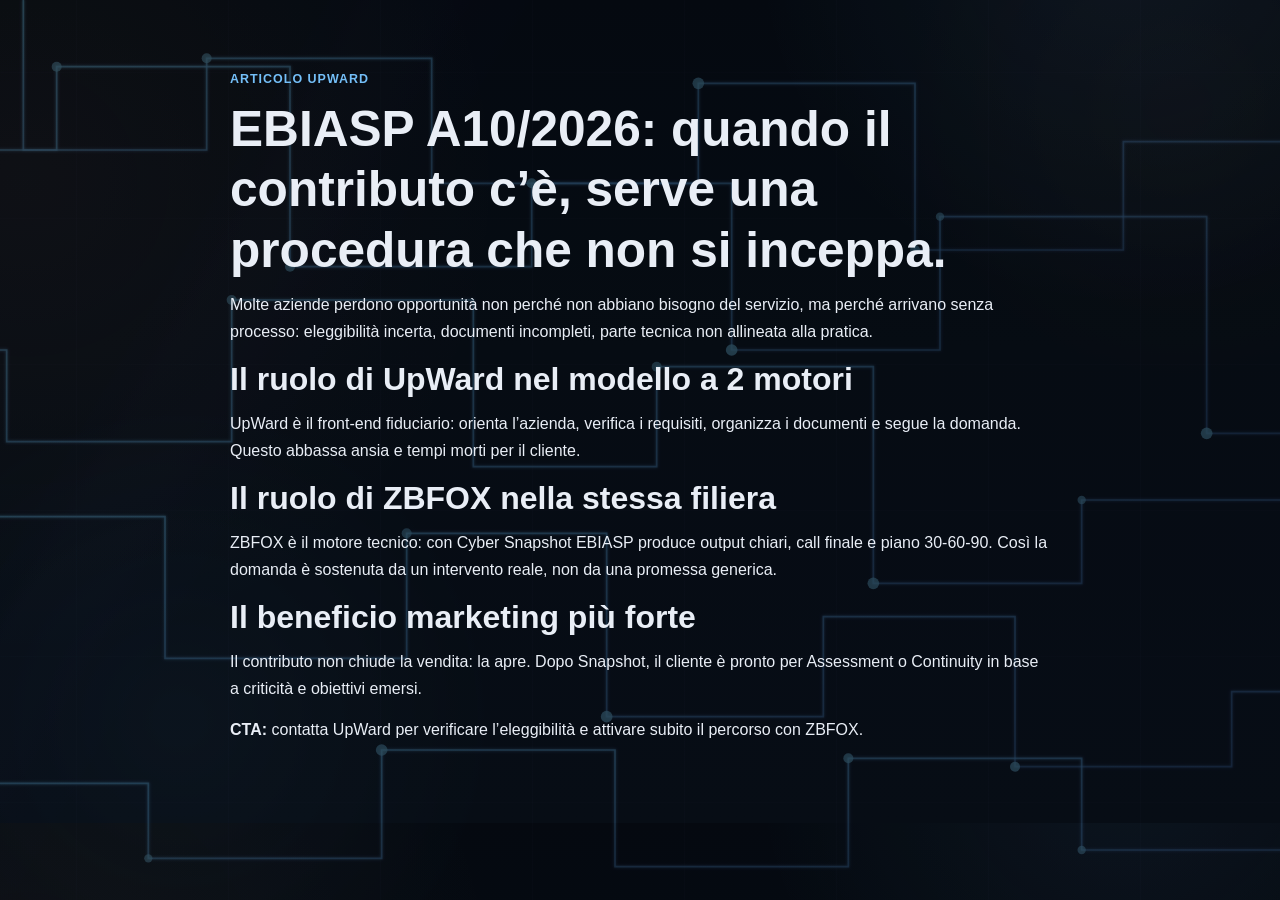
<file: articolo-upward-contributo.html>
<!doctype html>
<html lang="it">
  <head>
    <meta charset="UTF-8" />
    <meta name="viewport" content="width=device-width, initial-scale=1.0" />
    <title>UpWard | Contributo EBIASP: metodo pratico con supporto tecnico ZBFOX</title>
    <meta name="description" content="UpWard guida pratiche e documenti EBIASP, ZBFOX eroga Snapshot tecnico: una sequenza pratica per ridurre errori e massimizzare l’opportunità." />
    <link rel="stylesheet" href="styles.css" />
  </head>
  <body>
    <main class="section">
      <div class="container narrow">
        <p class="section-tag">ARTICOLO UPWARD</p>
        <h1>EBIASP A10/2026: quando il contributo c’è, serve una procedura che non si inceppa.</h1>
        <p>Molte aziende perdono opportunità non perché non abbiano bisogno del servizio, ma perché arrivano senza processo: eleggibilità incerta, documenti incompleti, parte tecnica non allineata alla pratica.</p>
        <h2>Il ruolo di UpWard nel modello a 2 motori</h2>
        <p>UpWard è il front-end fiduciario: orienta l’azienda, verifica i requisiti, organizza i documenti e segue la domanda. Questo abbassa ansia e tempi morti per il cliente.</p>
        <h2>Il ruolo di ZBFOX nella stessa filiera</h2>
        <p>ZBFOX è il motore tecnico: con Cyber Snapshot EBIASP produce output chiari, call finale e piano 30-60-90. Così la domanda è sostenuta da un intervento reale, non da una promessa generica.</p>
        <h2>Il beneficio marketing più forte</h2>
        <p>Il contributo non chiude la vendita: la apre. Dopo Snapshot, il cliente è pronto per Assessment o Continuity in base a criticità e obiettivi emersi.</p>
        <p><strong>CTA:</strong> contatta UpWard per verificare l’eleggibilità e attivare subito il percorso con ZBFOX.</p>
      </div>
    </main>
  </body>
</html>
</file>
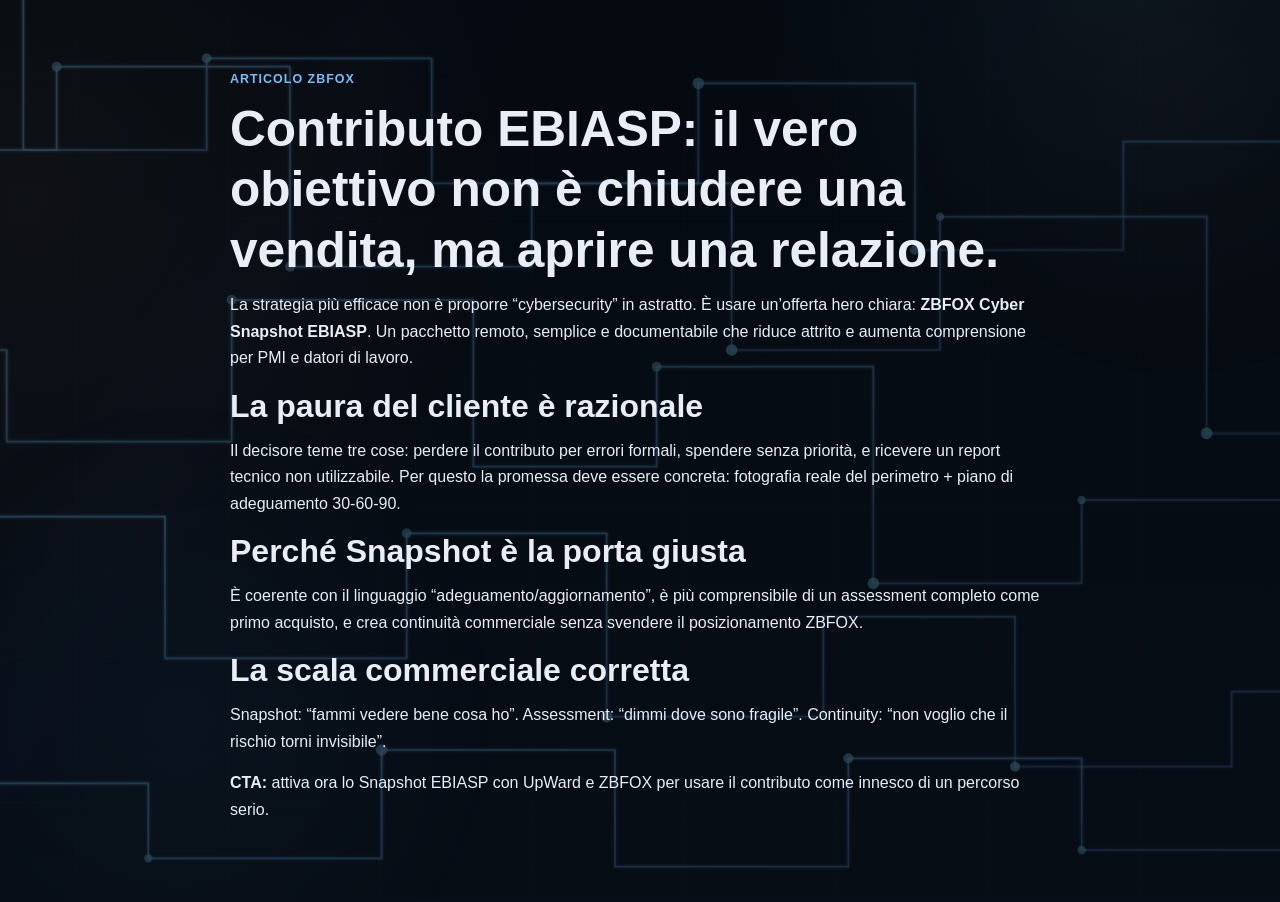
<file: articolo-zbfox-contributo.html>
<!doctype html>
<html lang="it">
  <head>
    <meta charset="UTF-8" />
    <meta name="viewport" content="width=device-width, initial-scale=1.0" />
    <title>ZBFOX | Contributo EBIASP: usa lo Snapshot come porta d’ingresso</title>
    <meta name="description" content="La mossa giusta non è vendere tre pacchetti equivalenti: usa Cyber Snapshot EBIASP come offerta hero e apri upsell a Assessment e Continuity." />
    <link rel="stylesheet" href="styles.css" />
  </head>
  <body>
    <main class="section">
      <div class="container narrow">
        <p class="section-tag">ARTICOLO ZBFOX</p>
        <h1>Contributo EBIASP: il vero obiettivo non è chiudere una vendita, ma aprire una relazione.</h1>
        <p>La strategia più efficace non è proporre “cybersecurity” in astratto. È usare un’offerta hero chiara: <strong>ZBFOX Cyber Snapshot EBIASP</strong>. Un pacchetto remoto, semplice e documentabile che riduce attrito e aumenta comprensione per PMI e datori di lavoro.</p>
        <h2>La paura del cliente è razionale</h2>
        <p>Il decisore teme tre cose: perdere il contributo per errori formali, spendere senza priorità, e ricevere un report tecnico non utilizzabile. Per questo la promessa deve essere concreta: fotografia reale del perimetro + piano di adeguamento 30-60-90.</p>
        <h2>Perché Snapshot è la porta giusta</h2>
        <p>È coerente con il linguaggio “adeguamento/aggiornamento”, è più comprensibile di un assessment completo come primo acquisto, e crea continuità commerciale senza svendere il posizionamento ZBFOX.</p>
        <h2>La scala commerciale corretta</h2>
        <p>Snapshot: “fammi vedere bene cosa ho”. Assessment: “dimmi dove sono fragile”. Continuity: “non voglio che il rischio torni invisibile”.</p>
        <p><strong>CTA:</strong> attiva ora lo Snapshot EBIASP con UpWard e ZBFOX per usare il contributo come innesco di un percorso serio.</p>
      </div>
    </main>
  </body>
</html>
</file>
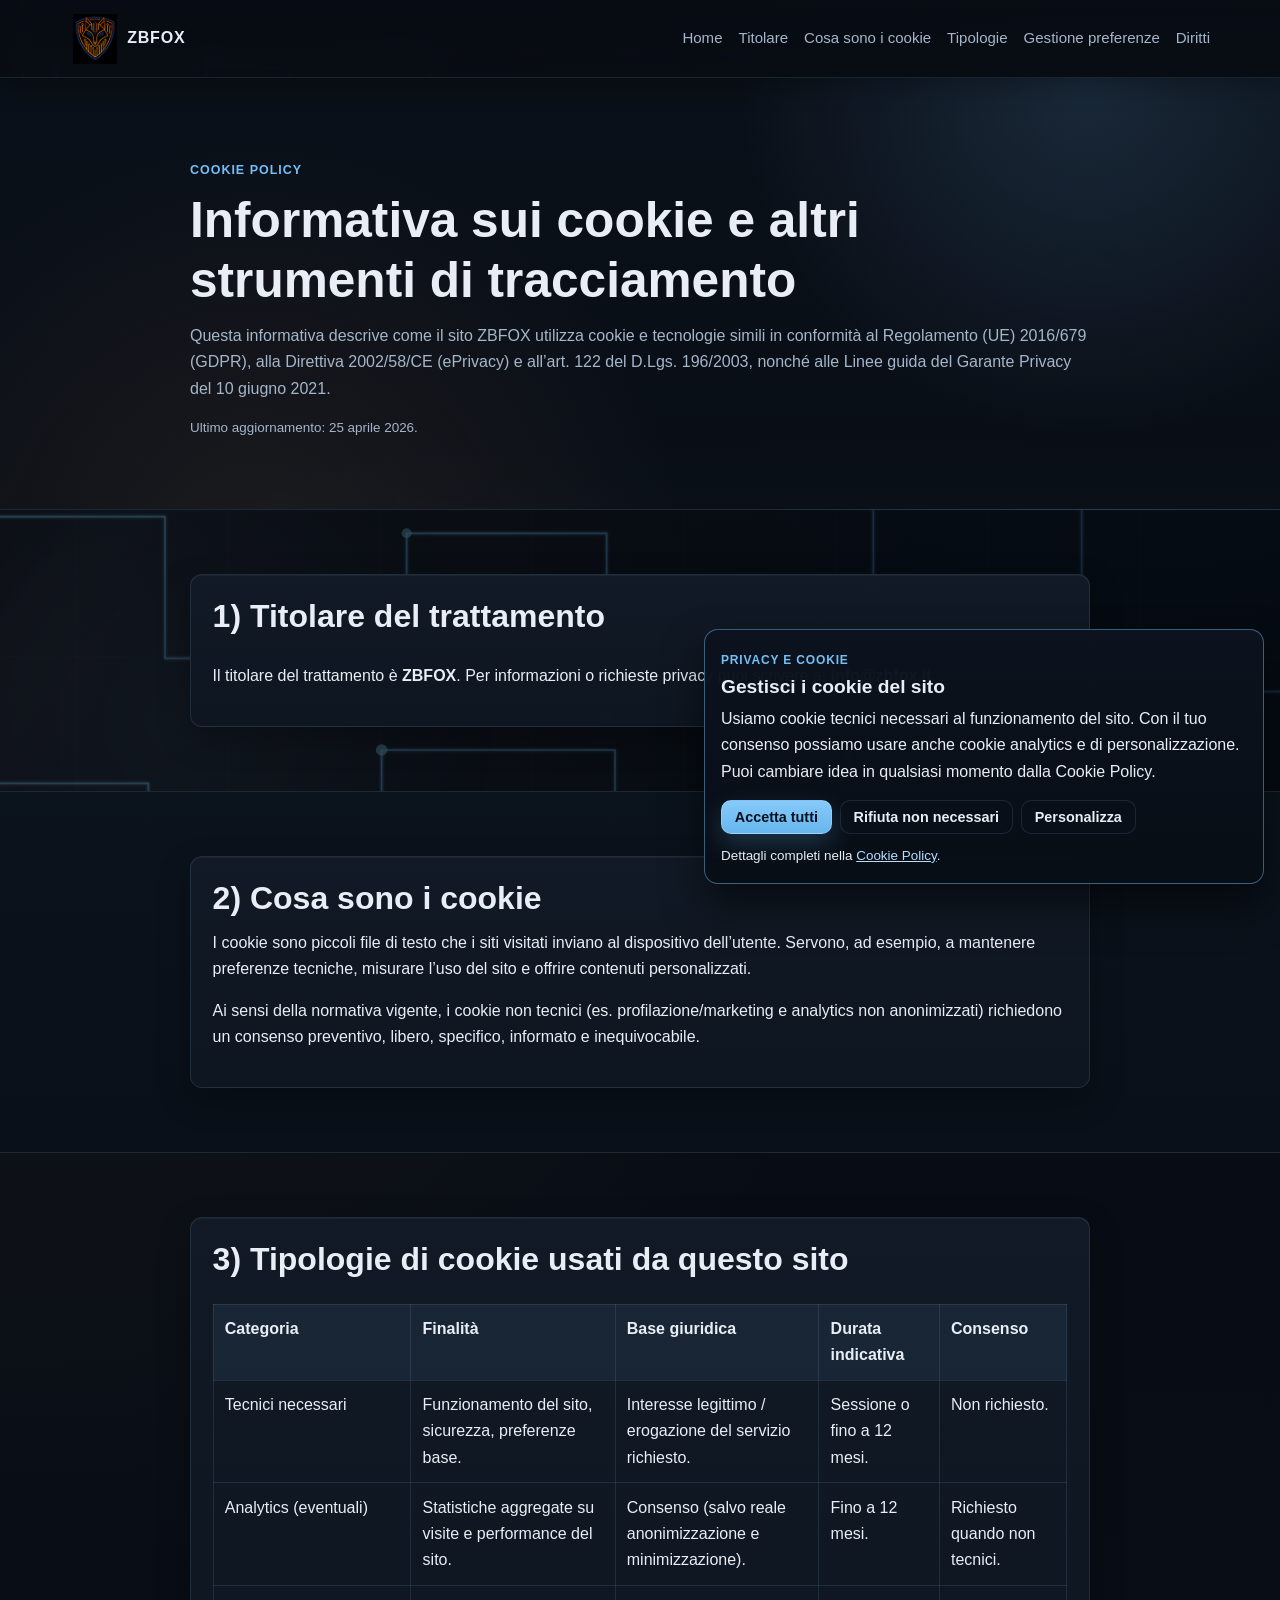
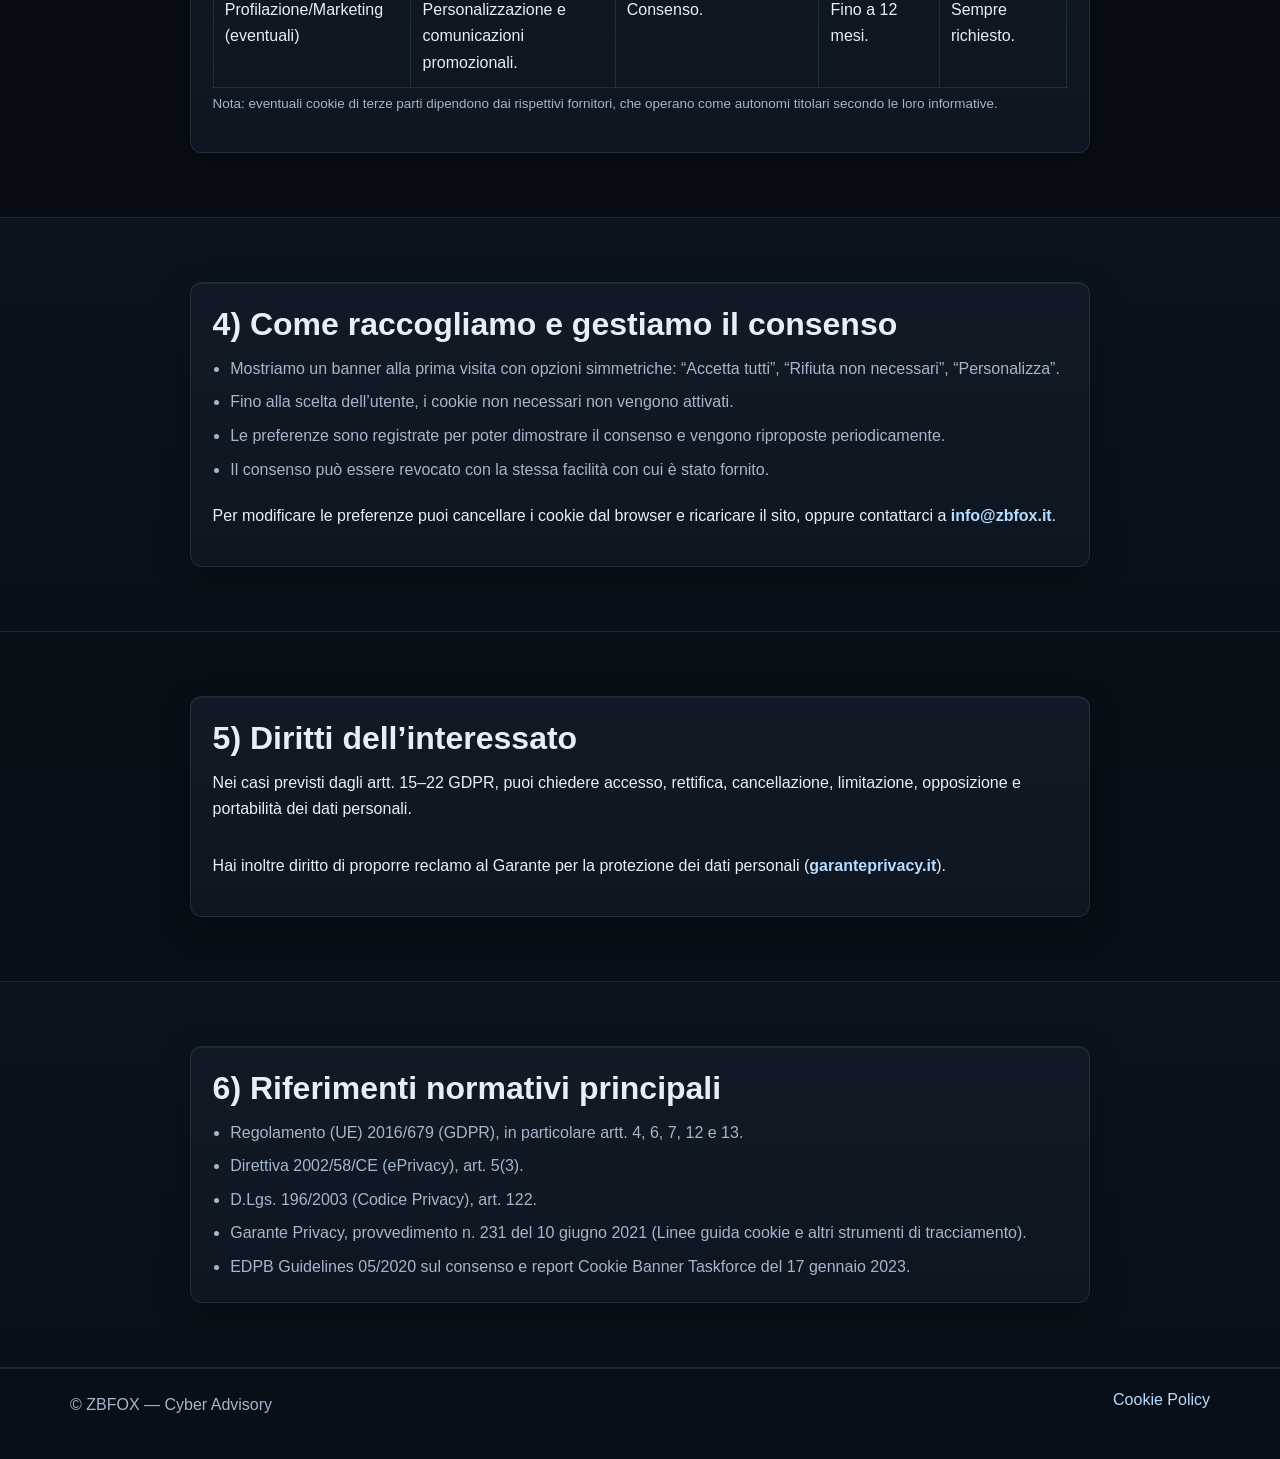
<file: cookie-policy.html>
<!doctype html>
<html lang="it">
  <head>
    <meta charset="UTF-8" />
    <meta name="viewport" content="width=device-width, initial-scale=1.0" />
    <title>Cookie Policy | ZBFOX</title>
    <meta
      name="description"
      content="Cookie Policy di ZBFOX: finalità, categorie cookie, base giuridica, tempi di conservazione e modalità per gestire/revocare il consenso."
    />
    <link rel="stylesheet" href="styles.css" />
  </head>
  <body class="package-page">
    <header class="topbar">
      <div class="container nav-wrap">
        <a class="brand" href="index.html">
          <img class="brand-logo" src="LogoSolo.png" alt="Logo ZBFOX" />
          <span>ZBFOX</span>
        </a>
        <nav aria-label="Navigazione cookie policy">
          <a href="index.html">Home</a>
          <a href="#titolare">Titolare</a>
          <a href="#cosa-sono">Cosa sono i cookie</a>
          <a href="#tipologie">Tipologie</a>
          <a href="#gestione">Gestione preferenze</a>
          <a href="#diritti">Diritti</a>
        </nav>
      </div>
    </header>

    <main>
      <section class="hero" id="home">
        <div class="container narrow">
          <p class="eyebrow">COOKIE POLICY</p>
          <h1>Informativa sui cookie e altri strumenti di tracciamento</h1>
          <p class="lead">
            Questa informativa descrive come il sito ZBFOX utilizza cookie e tecnologie simili in conformità al
            Regolamento (UE) 2016/679 (GDPR), alla Direttiva 2002/58/CE (ePrivacy) e all’art. 122 del D.Lgs. 196/2003,
            nonché alle Linee guida del Garante Privacy del 10 giugno 2021.
          </p>
          <p class="small muted">Ultimo aggiornamento: 25 aprile 2026.</p>
        </div>
      </section>

      <section class="section" id="titolare">
        <div class="container narrow card policy-card">
          <h2>1) Titolare del trattamento</h2>
          <p>
            Il titolare del trattamento è <strong>ZBFOX</strong>. Per informazioni o richieste privacy puoi scrivere a:
            <a class="doc-link" href="mailto:info@zbfox.it">info@zbfox.it</a>.
          </p>
        </div>
      </section>

      <section class="section section-alt" id="cosa-sono">
        <div class="container narrow card policy-card">
          <h2>2) Cosa sono i cookie</h2>
          <p>
            I cookie sono piccoli file di testo che i siti visitati inviano al dispositivo dell’utente.
            Servono, ad esempio, a mantenere preferenze tecniche, misurare l’uso del sito e offrire contenuti personalizzati.
          </p>
          <p>
            Ai sensi della normativa vigente, i cookie non tecnici (es. profilazione/marketing e analytics non anonimizzati)
            richiedono un consenso preventivo, libero, specifico, informato e inequivocabile.
          </p>
        </div>
      </section>

      <section class="section" id="tipologie">
        <div class="container narrow card policy-card">
          <h2>3) Tipologie di cookie usati da questo sito</h2>
          <div class="table-wrap">
            <table class="policy-table" aria-label="Tabella cookie">
              <thead>
                <tr>
                  <th>Categoria</th>
                  <th>Finalità</th>
                  <th>Base giuridica</th>
                  <th>Durata indicativa</th>
                  <th>Consenso</th>
                </tr>
              </thead>
              <tbody>
                <tr>
                  <td>Tecnici necessari</td>
                  <td>Funzionamento del sito, sicurezza, preferenze base.</td>
                  <td>Interesse legittimo / erogazione del servizio richiesto.</td>
                  <td>Sessione o fino a 12 mesi.</td>
                  <td>Non richiesto.</td>
                </tr>
                <tr>
                  <td>Analytics (eventuali)</td>
                  <td>Statistiche aggregate su visite e performance del sito.</td>
                  <td>Consenso (salvo reale anonimizzazione e minimizzazione).</td>
                  <td>Fino a 12 mesi.</td>
                  <td>Richiesto quando non tecnici.</td>
                </tr>
                <tr>
                  <td>Profilazione/Marketing (eventuali)</td>
                  <td>Personalizzazione e comunicazioni promozionali.</td>
                  <td>Consenso.</td>
                  <td>Fino a 12 mesi.</td>
                  <td>Sempre richiesto.</td>
                </tr>
              </tbody>
            </table>
          </div>
          <p class="small muted">
            Nota: eventuali cookie di terze parti dipendono dai rispettivi fornitori, che operano come autonomi titolari
            secondo le loro informative.
          </p>
        </div>
      </section>

      <section class="section section-alt" id="gestione">
        <div class="container narrow card policy-card">
          <h2>4) Come raccogliamo e gestiamo il consenso</h2>
          <ul class="clean-list">
            <li>Mostriamo un banner alla prima visita con opzioni simmetriche: “Accetta tutti”, “Rifiuta non necessari”, “Personalizza”.</li>
            <li>Fino alla scelta dell’utente, i cookie non necessari non vengono attivati.</li>
            <li>Le preferenze sono registrate per poter dimostrare il consenso e vengono riproposte periodicamente.</li>
            <li>Il consenso può essere revocato con la stessa facilità con cui è stato fornito.</li>
          </ul>
          <p>
            Per modificare le preferenze puoi cancellare i cookie dal browser e ricaricare il sito, oppure contattarci a
            <a class="doc-link" href="mailto:info@zbfox.it">info@zbfox.it</a>.
          </p>
        </div>
      </section>

      <section class="section" id="diritti">
        <div class="container narrow card policy-card">
          <h2>5) Diritti dell’interessato</h2>
          <p>
            Nei casi previsti dagli artt. 15–22 GDPR, puoi chiedere accesso, rettifica, cancellazione, limitazione,
            opposizione e portabilità dei dati personali.
          </p>
          <p>
            Hai inoltre diritto di proporre reclamo al Garante per la protezione dei dati personali
            (<a class="doc-link" href="https://www.garanteprivacy.it" target="_blank" rel="noopener noreferrer">garanteprivacy.it</a>).
          </p>
        </div>
      </section>

      <section class="section section-alt" id="normativa">
        <div class="container narrow card policy-card">
          <h2>6) Riferimenti normativi principali</h2>
          <ul class="clean-list">
            <li>Regolamento (UE) 2016/679 (GDPR), in particolare artt. 4, 6, 7, 12 e 13.</li>
            <li>Direttiva 2002/58/CE (ePrivacy), art. 5(3).</li>
            <li>D.Lgs. 196/2003 (Codice Privacy), art. 122.</li>
            <li>Garante Privacy, provvedimento n. 231 del 10 giugno 2021 (Linee guida cookie e altri strumenti di tracciamento).</li>
            <li>EDPB Guidelines 05/2020 sul consenso e report Cookie Banner Taskforce del 17 gennaio 2023.</li>
          </ul>
        </div>
      </section>
    </main>

    <footer>
      <div class="container footer-grid">
        <p>© ZBFOX — Cyber Advisory</p>
        <div class="footer-links">
          <a href="cookie-policy.html" aria-current="page">Cookie Policy</a>
        </div>
      </div>
    </footer>

    <script src="cookie-consent.js" defer></script>
  </body>
</html>
</file>
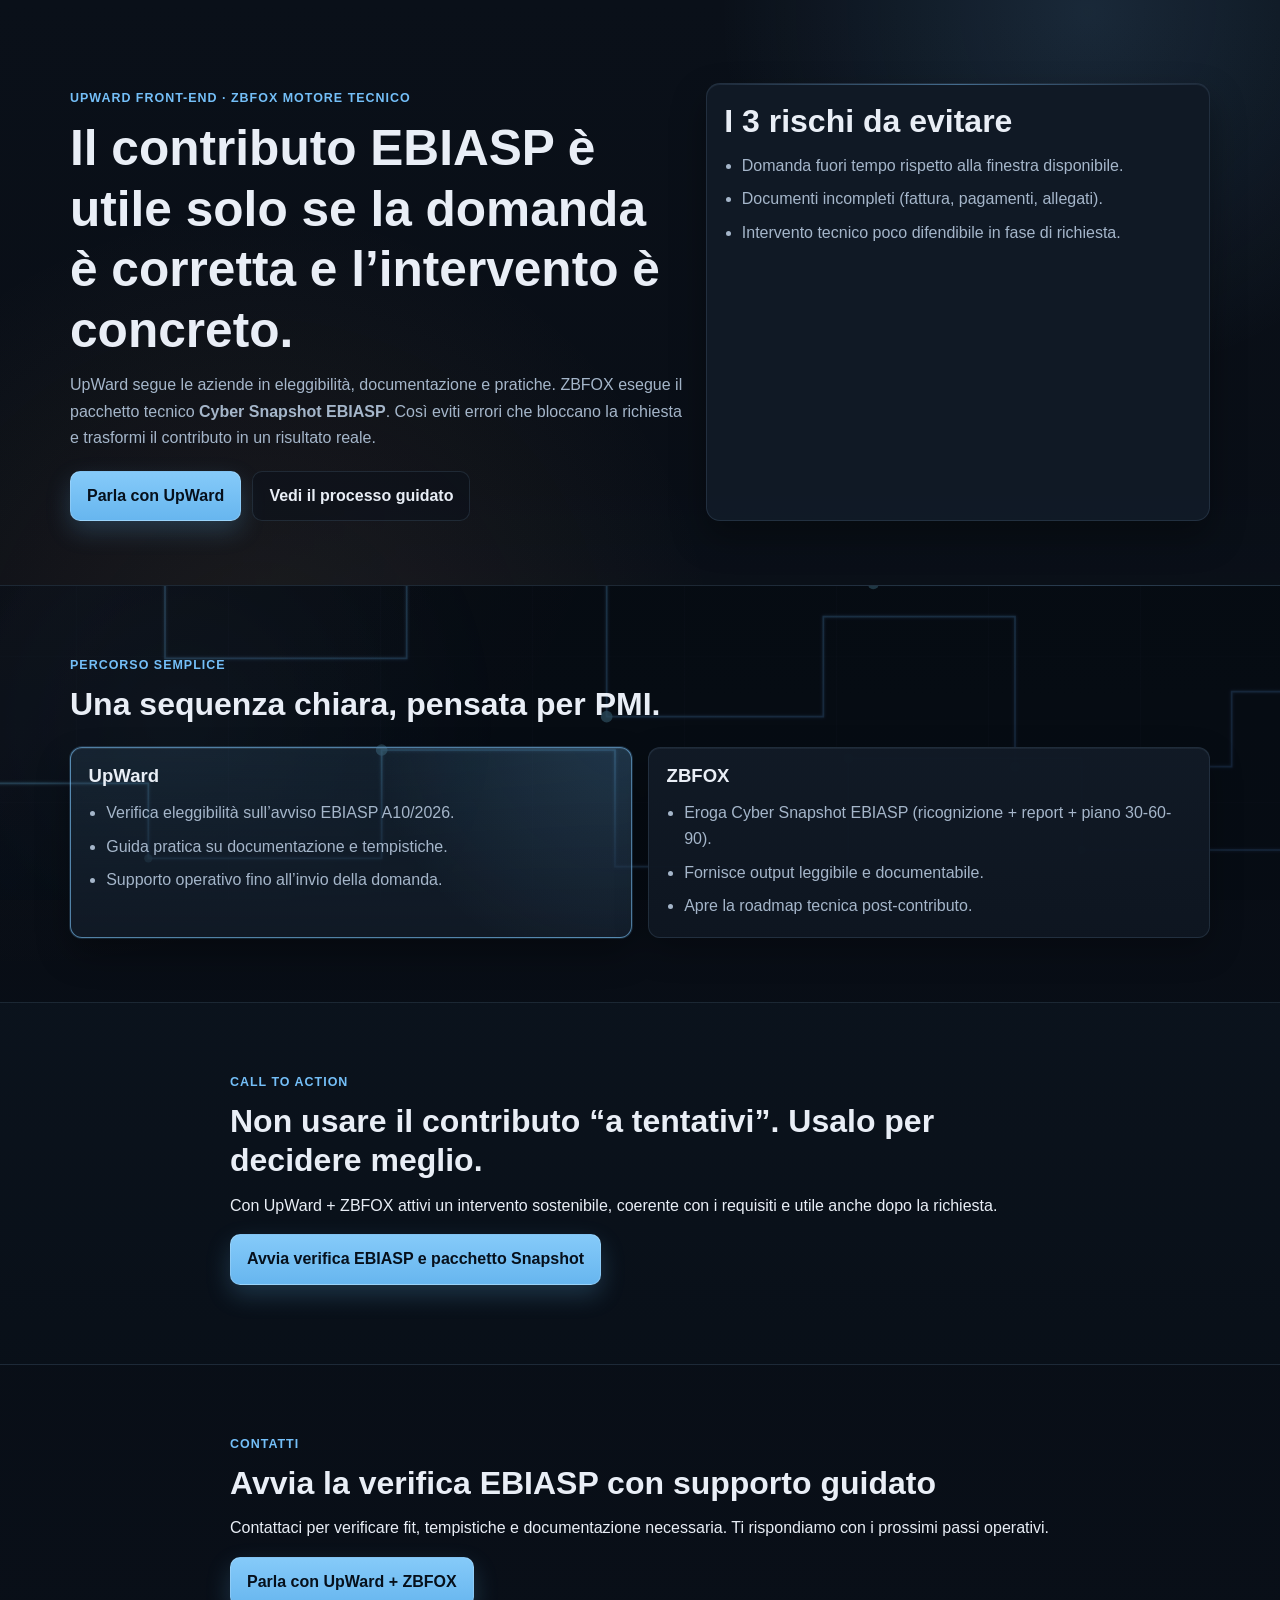
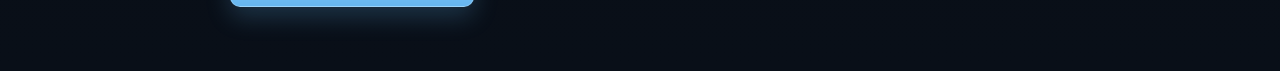
<file: upward-contributo-landing.html>
<!doctype html>
<html lang="it">
  <head>
    <meta charset="UTF-8" />
    <meta name="viewport" content="width=device-width, initial-scale=1.0" />
    <title>UpWard + ZBFOX | Richiesta contributo EBIASP senza errori</title>
    <meta name="description" content="UpWard verifica eleggibilità e segue pratiche EBIASP; ZBFOX eroga Cyber Snapshot tecnico e documentabile per non sprecare il contributo." />
    <link rel="stylesheet" href="styles.css" />
  </head>
  <body>
    <main>
      <section class="hero" id="home">
        <div class="container hero-grid">
          <div>
            <p class="eyebrow">UPWARD FRONT-END · ZBFOX MOTORE TECNICO</p>
            <h1>Il contributo EBIASP è utile solo se la domanda è corretta e l’intervento è concreto.</h1>
            <p class="lead">UpWard segue le aziende in eleggibilità, documentazione e pratiche. ZBFOX esegue il pacchetto tecnico <strong>Cyber Snapshot EBIASP</strong>. Così eviti errori che bloccano la richiesta e trasformi il contributo in un risultato reale.</p>
            <div class="hero-cta">
              <a class="btn" href="#contatti">Parla con UpWard</a>
              <a class="btn btn-ghost" href="#processo">Vedi il processo guidato</a>
            </div>
          </div>
          <aside class="hero-panel" aria-label="Rischi che riduciamo">
            <h2>I 3 rischi da evitare</h2>
            <ul>
              <li>Domanda fuori tempo rispetto alla finestra disponibile.</li>
              <li>Documenti incompleti (fattura, pagamenti, allegati).</li>
              <li>Intervento tecnico poco difendibile in fase di richiesta.</li>
            </ul>
          </aside>
        </div>
      </section>

      <section class="section" id="processo">
        <div class="container">
          <p class="section-tag">PERCORSO SEMPLICE</p>
          <h2>Una sequenza chiara, pensata per PMI.</h2>
          <div class="cards-2">
            <article class="card featured">
              <h3>UpWard</h3>
              <ul class="clean-list">
                <li>Verifica eleggibilità sull’avviso EBIASP A10/2026.</li>
                <li>Guida pratica su documentazione e tempistiche.</li>
                <li>Supporto operativo fino all’invio della domanda.</li>
              </ul>
            </article>
            <article class="card">
              <h3>ZBFOX</h3>
              <ul class="clean-list">
                <li>Eroga Cyber Snapshot EBIASP (ricognizione + report + piano 30-60-90).</li>
                <li>Fornisce output leggibile e documentabile.</li>
                <li>Apre la roadmap tecnica post-contributo.</li>
              </ul>
            </article>
          </div>
        </div>
      </section>

      <section class="section section-alt" id="cta">
        <div class="container narrow">
          <p class="section-tag">CALL TO ACTION</p>
          <h2>Non usare il contributo “a tentativi”. Usalo per decidere meglio.</h2>
          <p>Con UpWard + ZBFOX attivi un intervento sostenibile, coerente con i requisiti e utile anche dopo la richiesta.</p>
          <p><a class="btn" href="#contatti">Avvia verifica EBIASP e pacchetto Snapshot</a></p>
        </div>
      </section>

      <section class="section" id="contatti">
        <div class="container narrow">
          <p class="section-tag">CONTATTI</p>
          <h2>Avvia la verifica EBIASP con supporto guidato</h2>
          <p>Contattaci per verificare fit, tempistiche e documentazione necessaria. Ti rispondiamo con i prossimi passi operativi.</p>
          <a class="btn" href="mailto:info@zbfox.it?subject=Richiesta%20EBIASP%20con%20UpWard%20e%20ZBFOX">Parla con UpWard + ZBFOX</a>
        </div>
      </section>

    </main>
  </body>
</html>
</file>
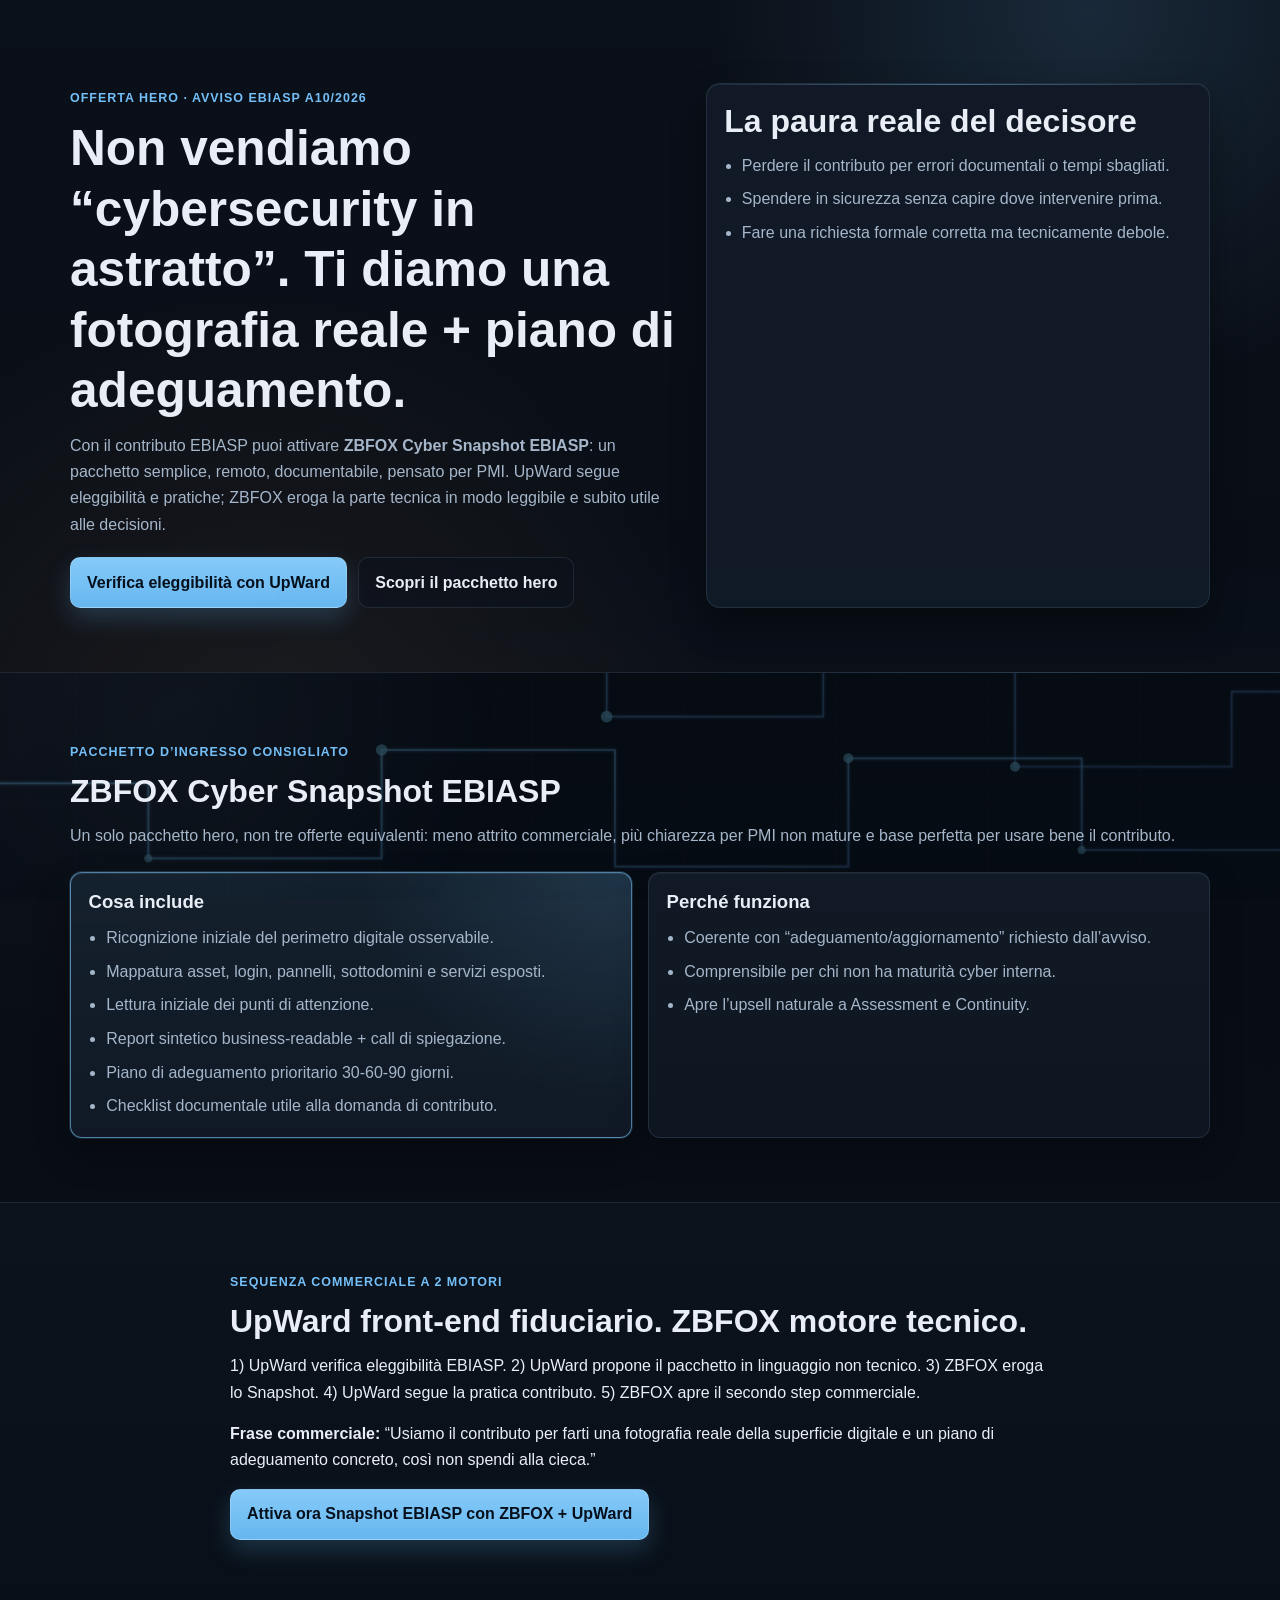
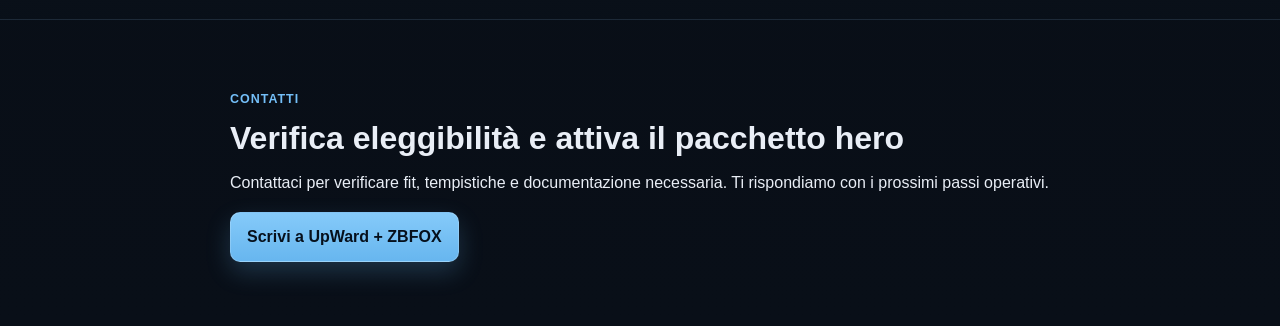
<file: zbfox-contributo-landing.html>
<!doctype html>
<html lang="it">
  <head>
    <meta charset="UTF-8" />
    <meta name="viewport" content="width=device-width, initial-scale=1.0" />
    <title>ZBFOX Cyber Snapshot EBIASP | Offerta Hero con UpWard</title>
    <meta name="description" content="Usa il contributo EBIASP per attivare ZBFOX Cyber Snapshot: fotografia reale della superficie digitale + piano di adeguamento 30-60-90 giorni." />
    <link rel="stylesheet" href="styles.css" />
  </head>
  <body>
    <main>
      <section class="hero" id="home">
        <div class="container hero-grid">
          <div>
            <p class="eyebrow">OFFERTA HERO · AVVISO EBIASP A10/2026</p>
            <h1>Non vendiamo “cybersecurity in astratto”. Ti diamo una fotografia reale + piano di adeguamento.</h1>
            <p class="lead">Con il contributo EBIASP puoi attivare <strong>ZBFOX Cyber Snapshot EBIASP</strong>: un pacchetto semplice, remoto, documentabile, pensato per PMI. UpWard segue eleggibilità e pratiche; ZBFOX eroga la parte tecnica in modo leggibile e subito utile alle decisioni.</p>
            <div class="hero-cta">
              <a class="btn" href="#contatti">Verifica eleggibilità con UpWard</a>
              <a class="btn btn-ghost" href="#pacchetto">Scopri il pacchetto hero</a>
            </div>
          </div>
          <aside class="hero-panel" aria-label="Perché muoversi ora">
            <h2>La paura reale del decisore</h2>
            <ul>
              <li>Perdere il contributo per errori documentali o tempi sbagliati.</li>
              <li>Spendere in sicurezza senza capire dove intervenire prima.</li>
              <li>Fare una richiesta formale corretta ma tecnicamente debole.</li>
            </ul>
          </aside>
        </div>
      </section>

      <section class="section" id="pacchetto">
        <div class="container">
          <p class="section-tag">PACCHETTO D’INGRESSO CONSIGLIATO</p>
          <h2>ZBFOX Cyber Snapshot EBIASP</h2>
          <p class="section-intro">Un solo pacchetto hero, non tre offerte equivalenti: meno attrito commerciale, più chiarezza per PMI non mature e base perfetta per usare bene il contributo.</p>
          <div class="cards-2">
            <article class="card featured">
              <h3>Cosa include</h3>
              <ul class="clean-list">
                <li>Ricognizione iniziale del perimetro digitale osservabile.</li>
                <li>Mappatura asset, login, pannelli, sottodomini e servizi esposti.</li>
                <li>Lettura iniziale dei punti di attenzione.</li>
                <li>Report sintetico business-readable + call di spiegazione.</li>
                <li>Piano di adeguamento prioritario 30-60-90 giorni.</li>
                <li>Checklist documentale utile alla domanda di contributo.</li>
              </ul>
            </article>
            <article class="card">
              <h3>Perché funziona</h3>
              <ul class="clean-list">
                <li>Coerente con “adeguamento/aggiornamento” richiesto dall’avviso.</li>
                <li>Comprensibile per chi non ha maturità cyber interna.</li>
                <li>Apre l’upsell naturale a Assessment e Continuity.</li>
              </ul>
            </article>
          </div>
        </div>
      </section>

      <section class="section section-alt" id="flusso">
        <div class="container narrow">
          <p class="section-tag">SEQUENZA COMMERCIALE A 2 MOTORI</p>
          <h2>UpWard front-end fiduciario. ZBFOX motore tecnico.</h2>
          <p>1) UpWard verifica eleggibilità EBIASP. 2) UpWard propone il pacchetto in linguaggio non tecnico. 3) ZBFOX eroga lo Snapshot. 4) UpWard segue la pratica contributo. 5) ZBFOX apre il secondo step commerciale.</p>
          <p><strong>Frase commerciale:</strong> “Usiamo il contributo per farti una fotografia reale della superficie digitale e un piano di adeguamento concreto, così non spendi alla cieca.”</p>
          <p><a class="btn" href="#contatti">Attiva ora Snapshot EBIASP con ZBFOX + UpWard</a></p>
        </div>
      </section>

      <section class="section" id="contatti">
        <div class="container narrow">
          <p class="section-tag">CONTATTI</p>
          <h2>Verifica eleggibilità e attiva il pacchetto hero</h2>
          <p>Contattaci per verificare fit, tempistiche e documentazione necessaria. Ti rispondiamo con i prossimi passi operativi.</p>
          <a class="btn" href="mailto:info@zbfox.it?subject=Richiesta%20EBIASP%20con%20UpWard%20e%20ZBFOX">Scrivi a UpWard + ZBFOX</a>
        </div>
      </section>

    </main>
  </body>
</html>
</file>
<file: styles.css>
:root {
  --bg: #070b12;
  --bg-elev: #101925;
  --bg-soft: #0b131d;
  --line: #243347;
  --line-soft: rgba(136, 171, 208, 0.15);
  --text: #e9eef6;
  --muted: #a5b6ca;
  --primary: #74bff8;
  --primary-soft: rgba(116, 191, 248, 0.16);
  --accent: #e0a26b;
  --accent-soft: rgba(224, 162, 107, 0.1);
  --glow-cyan: rgba(116, 191, 248, 0.2);
  --glow-orange: rgba(224, 162, 107, 0.12);
}

* {
  box-sizing: border-box;
}

html {
  scroll-behavior: smooth;
}

body {
  margin: 0;
  font-family: "Inter", "Segoe UI", Roboto, Arial, sans-serif;
  color: var(--text);
  background:
    radial-gradient(circle at 88% -8%, rgba(116, 191, 248, 0.09), transparent 26%),
    radial-gradient(circle at 2% 22%, rgba(224, 162, 107, 0.06), transparent 34%),
    linear-gradient(180deg, #060a11 0%, #080d15 42%, #090f18 100%);
  line-height: 1.65;
  position: relative;
  overflow-x: hidden;
}

body::before,
body::after {
  content: "";
  position: fixed;
  inset: 0;
  pointer-events: none;
  z-index: -1;
}

body::before {
  background:
    linear-gradient(120deg, transparent 0 18%, rgba(116, 191, 248, 0.03) 22%, transparent 30% 100%),
    repeating-linear-gradient(
      90deg,
      transparent 0 76px,
      rgba(135, 169, 204, 0.045) 76px 77px,
      transparent 77px 152px
    ),
    repeating-linear-gradient(
      180deg,
      transparent 0 72px,
      rgba(135, 169, 204, 0.035) 72px 73px,
      transparent 73px 146px
    ),
    url("assets/cyber-circuit-bg.svg");
  background-size: auto, auto, auto, cover;
  background-position: center;
  opacity: 0.3;
}

body::after {
  background:
    radial-gradient(circle at 14% 80%, var(--glow-cyan), transparent 26%),
    radial-gradient(circle at 92% 12%, var(--glow-orange), transparent 22%);
  opacity: 0.2;
}

a {
  color: inherit;
}

.container {
  width: min(1140px, 92vw);
  margin: 0 auto;
}

.topbar {
  position: sticky;
  top: 0;
  z-index: 20;
  border-bottom: 1px solid var(--line-soft);
  backdrop-filter: blur(10px);
  background: linear-gradient(180deg, rgba(8, 12, 19, 0.94), rgba(8, 12, 19, 0.84));
  box-shadow: 0 8px 26px rgba(0, 0, 0, 0.28);
}

.nav-wrap {
  display: flex;
  align-items: center;
  justify-content: space-between;
  gap: 1rem;
  padding: 0.85rem 0;
}


.brand {
  font-weight: 700;
  text-decoration: none;
  letter-spacing: 0.05em;
  display: inline-flex;
  align-items: center;
  gap: 0.45rem;
}

.brand-logo {
  width: 50px;
  height: 50px;
  object-fit: contain;
  display: block;
}

nav {
  display: flex;
  gap: 1rem;
  flex-wrap: wrap;
}

nav a {
  text-decoration: none;
  color: var(--muted);
  font-size: 0.94rem;
}

nav a:hover {
  color: var(--text);
}


.social-links {
  display: inline-flex;
  align-items: center;
  gap: 0.45rem;
}

.social-links a {
  width: 2rem;
  height: 2rem;
  border-radius: 999px;
  border: 1px solid var(--line-soft);
  background: rgba(10, 17, 27, 0.6);
  display: inline-flex;
  align-items: center;
  justify-content: center;
  transition: transform 160ms ease, border-color 180ms ease, background 180ms ease;
}

.social-links a:hover {
  transform: translateY(-1px);
  border-color: rgba(124, 195, 248, 0.5);
  background: rgba(116, 191, 248, 0.12);
}

.social-links img {
  width: 1rem;
  height: 1rem;
  display: block;
}

.hero {
  padding: 5.2rem 0 4rem;
  border-bottom: 1px solid var(--line-soft);
  background:
    radial-gradient(circle at 85% 2%, rgba(116, 191, 248, 0.14), transparent 30%),
    radial-gradient(circle at 20% 115%, rgba(224, 162, 107, 0.09), transparent 38%),
    linear-gradient(180deg, #0a1019 0%, #090e16 100%);
  position: relative;
}

.hero::after {
  content: "";
  position: absolute;
  inset: 0;
  pointer-events: none;
  background:
    linear-gradient(110deg, rgba(116, 191, 248, 0.08) 0 1px, transparent 1px 100%),
    linear-gradient(180deg, transparent 0 76%, rgba(116, 191, 248, 0.06) 100%);
  mask: linear-gradient(90deg, transparent 0 8%, black 32% 100%);
  opacity: 0.2;
}

.hero-grid {
  display: grid;
  grid-template-columns: 1.1fr 0.9fr;
  gap: 1.2rem;
}

.eyebrow,
.section-tag {
  color: var(--primary);
  letter-spacing: 0.08em;
  font-size: 0.78rem;
  font-weight: 700;
  margin-bottom: 0.6rem;
}

h1,
h2,
h3 {
  line-height: 1.22;
  margin: 0 0 0.75rem;
}

h1 {
  font-size: clamp(1.9rem, 4vw, 3.1rem);
  max-width: 820px;
}

h2 {
  font-size: clamp(1.45rem, 2.5vw, 2.2rem);
}

h3 {
  font-size: 1.16rem;
}

p {
  margin: 0.3rem 0 0.95rem;
}

.lead,
.section-intro,
.muted {
  color: var(--muted);
}

.hero-panel {
  background: var(--bg-elev);
  border: 1px solid var(--line-soft);
  border-radius: 14px;
  padding: 1.1rem 1.1rem 0.95rem;
  box-shadow:
    0 16px 34px rgba(0, 0, 0, 0.34),
    inset 0 1px 0 rgba(146, 181, 218, 0.09);
  position: relative;
}

.hero-panel::before {
  content: "";
  position: absolute;
  top: 0;
  left: 0;
  right: 0;
  height: 1px;
  background: linear-gradient(90deg, transparent, rgba(116, 191, 248, 0.45), transparent);
}

.hero-panel ul,
.clean-list,
.package ul {
  margin: 0.6rem 0 0;
  padding-left: 1.1rem;
  color: var(--muted);
}

.hero-panel li + li,
.clean-list li + li,
.package li + li {
  margin-top: 0.45rem;
}

.hero-cta {
  display: flex;
  gap: 0.7rem;
  flex-wrap: wrap;
  margin-top: 1.2rem;
}

.btn {
  display: inline-block;
  background: linear-gradient(180deg, #85caf9, #67b6ef);
  color: #06101c;
  text-decoration: none;
  font-weight: 700;
  border-radius: 10px;
  padding: 0.7rem 1rem;
  border: 1px solid rgba(255, 255, 255, 0.18);
  box-shadow: 0 10px 24px rgba(102, 182, 239, 0.22);
  transition: transform 160ms ease, box-shadow 180ms ease, filter 180ms ease;
}

.btn:hover {
  filter: brightness(1.04);
  transform: translateY(-1px);
  box-shadow: 0 12px 26px rgba(102, 182, 239, 0.28);
}

.btn-ghost {
  background: rgba(10, 17, 27, 0.5);
  color: var(--text);
  border-color: var(--line-soft);
  box-shadow: none;
}

.btn-small {
  padding: 0.5rem 0.8rem;
  font-size: 0.9rem;
}

.section {
  padding: 4rem 0;
}

.section-alt {
  background:
    linear-gradient(180deg, rgba(11, 19, 29, 0.98), rgba(9, 16, 25, 0.98)),
    repeating-linear-gradient(
      -30deg,
      transparent 0 118px,
      rgba(116, 191, 248, 0.028) 118px 119px,
      transparent 119px 236px
    );
  border-top: 1px solid var(--line-soft);
  border-bottom: 1px solid var(--line-soft);
}

.narrow {
  max-width: 820px;
}

.cards-3,
.cards-2 {
  display: grid;
  gap: 1rem;
  margin-top: 1.4rem;
}

.cards-3 {
  grid-template-columns: repeat(auto-fit, minmax(250px, 1fr));
}

.cards-2 {
  grid-template-columns: repeat(auto-fit, minmax(280px, 1fr));
}

.card {
  background:
    linear-gradient(180deg, rgba(17, 26, 38, 0.98), rgba(14, 22, 33, 0.98)),
    linear-gradient(125deg, rgba(116, 191, 248, 0.02), transparent 44%);
  border: 1px solid var(--line-soft);
  border-radius: 12px;
  padding: 1.1rem;
  box-shadow:
    0 12px 32px rgba(0, 0, 0, 0.26),
    inset 0 1px 0 rgba(163, 194, 227, 0.07);
}

.tier {
  color: var(--primary);
  font-size: 0.76rem;
  letter-spacing: 0.05em;
  font-weight: 700;
  margin-bottom: 0.45rem;
}

.featured {
  border-color: rgba(124, 195, 248, 0.6);
  background:
    radial-gradient(circle at 100% -20%, rgba(116, 191, 248, 0.17), transparent 44%),
    linear-gradient(180deg, rgba(116, 191, 248, 0.1), rgba(17, 26, 38, 0.96));
  box-shadow:
    0 16px 34px rgba(0, 0, 0, 0.32),
    0 0 0 1px rgba(116, 191, 248, 0.2),
    inset 0 1px 0 rgba(178, 212, 242, 0.11);
}

.doc-link,
.doc-row a,
.footer-links a {
  color: #b6dcff;
  text-decoration: none;
}

.doc-link:hover,
.doc-row a:hover,
.footer-links a:hover {
  text-decoration: underline;
}

.doc-link {
  margin-top: 0.95rem;
  display: inline-block;
  font-weight: 600;
}

.doc-row {
  margin-top: 1.3rem;
  color: var(--muted);
}

.contact-grid {
  display: grid;
  gap: 1rem;
  grid-template-columns: 1fr 360px;
}

.contact-card .btn {
  width: 100%;
  text-align: center;
  margin-top: 0.6rem;
}

.small {
  font-size: 0.84rem;
}

.contact-note {
  color: #d6e4f4;
  font-weight: 600;
  position: relative;
  padding-left: 1.1rem;
}

.contact-note::before {
  content: "";
  position: absolute;
  left: 0;
  top: 0.55em;
  width: 0.55rem;
  height: 1px;
  background: linear-gradient(90deg, var(--accent), transparent);
}

footer {
  border-top: 1px solid var(--line-soft);
}

.footer-grid {
  padding: 1.15rem 0 1.6rem;
  display: flex;
  justify-content: space-between;
  gap: 1rem;
  flex-wrap: wrap;
  color: var(--muted);
}

.footer-links {
  display: flex;
  gap: 0.9rem;
  flex-wrap: wrap;
}

@media (max-width: 950px) {
  .hero-grid,
  .contact-grid {
    grid-template-columns: 1fr;
  }
}

@media (max-width: 760px) {
  .nav-wrap {
    flex-wrap: wrap;
  }

  nav {
    order: 3;
    width: 100%;
    padding-top: 0.15rem;
  }
}

.hook {
  color: #d7e9fb;
  font-weight: 600;
}

.package-page .hero {
  padding: 4.8rem 0 3.4rem;
}

.package-page .narrow {
  max-width: 900px;
}

.policy-card {
  padding: 1.35rem;
}

.table-wrap {
  overflow-x: auto;
}

.policy-table {
  width: 100%;
  border-collapse: collapse;
  margin-top: 0.8rem;
}

.policy-table th,
.policy-table td {
  border: 1px solid var(--line-soft);
  padding: 0.7rem;
  text-align: left;
  vertical-align: top;
}

.policy-table th {
  background: rgba(116, 191, 248, 0.08);
}

.cookie-banner {
  position: fixed;
  right: 1rem;
  bottom: 1rem;
  width: min(560px, calc(100vw - 2rem));
  z-index: 60;
  border-radius: 14px;
  border: 1px solid rgba(116, 191, 248, 0.45);
  background: linear-gradient(180deg, rgba(12, 19, 30, 0.98), rgba(8, 14, 22, 0.98));
  box-shadow: 0 22px 40px rgba(0, 0, 0, 0.5);
  padding: 1rem;
}

.cookie-banner h2 {
  font-size: 1.2rem;
  margin-bottom: 0.45rem;
}

.cookie-banner__eyebrow {
  color: var(--primary);
  font-size: 0.75rem;
  letter-spacing: 0.07em;
  font-weight: 700;
  margin-bottom: 0.3rem;
}

.cookie-banner__actions {
  display: flex;
  gap: 0.5rem;
  flex-wrap: wrap;
  margin-top: 0.8rem;
}

.cookie-banner__note {
  margin-top: 0.65rem;
  margin-bottom: 0;
}

.cookie-banner__note a {
  color: #b6dcff;
}

.cookie-modal {
  position: fixed;
  inset: 0;
  background: rgba(4, 7, 12, 0.66);
  z-index: 70;
  display: grid;
  place-items: center;
  padding: 1rem;
}

.cookie-modal__panel {
  width: min(680px, 100%);
  border: 1px solid var(--line-soft);
  border-radius: 12px;
  background: linear-gradient(180deg, #0f1722, #0a111b);
  padding: 1.2rem;
}

.cookie-toggle {
  display: flex;
  justify-content: space-between;
  align-items: flex-start;
  gap: 0.9rem;
  border: 1px solid var(--line-soft);
  border-radius: 9px;
  padding: 0.7rem;
  margin-top: 0.7rem;
}

.cookie-toggle small {
  display: block;
  color: var(--muted);
}

.cookie-toggle input {
  margin-top: 0.25rem;
}

.cookie-modal__actions {
  margin-top: 1rem;
  display: flex;
  gap: 0.6rem;
  flex-wrap: wrap;
}


.contact-form {
  margin-top: 1.1rem;
  display: grid;
  gap: 0.55rem;
}

.contact-form label {
  font-size: 0.88rem;
  color: var(--muted);
}

.contact-form input,
.contact-form textarea {
  width: 100%;
  border: 1px solid var(--line-soft);
  border-radius: 10px;
  background: rgba(12, 18, 28, 0.7);
  color: var(--text);
  padding: 0.7rem 0.8rem;
  font: inherit;
}

.contact-form textarea {
  resize: vertical;
}


.social-icon {
  width: 1rem;
  height: 1rem;
  display: block;
  fill: #E9EEF6;
}
</file>
